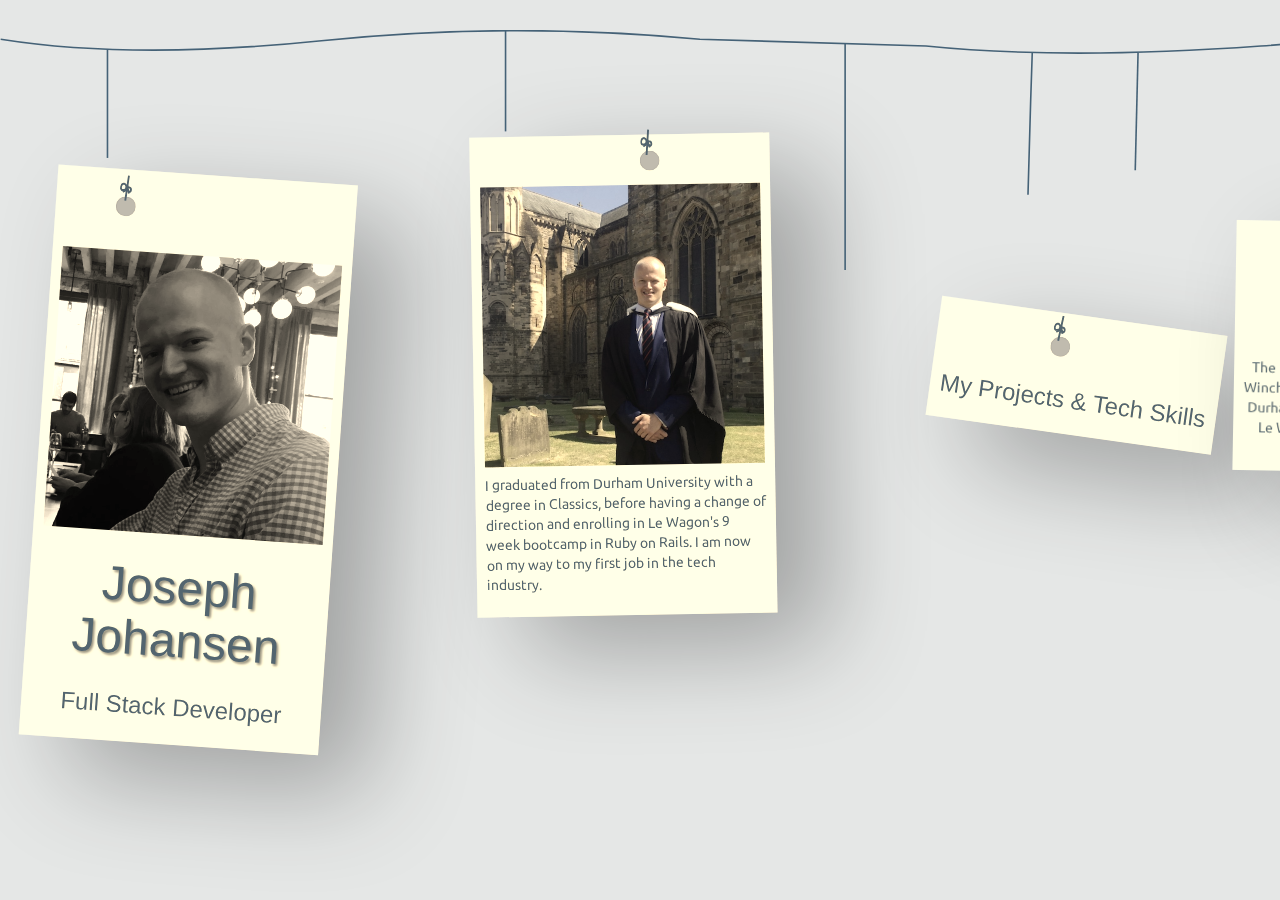
<file: index.html>
<html>
  <head>
    <title>Joseph Johansen</title>
    <link rel="icon" href="images/favicon.ico">
    <link rel="stylesheet" href="https://use.fontawesome.com/releases/v5.0.10/css/all.css">
    <link href="https://fonts.googleapis.com/css?family=Permanent+Marker|Ubuntu" rel="stylesheet">
    <meta property="og:title" content="Joseph Johansen | Full Stack Developer" />
    <link rel="stylesheet" href="https://maxcdn.bootstrapcdn.com/bootstrap/3.3.7/css/bootstrap.min.css">
    <link rel="stylesheet" href="css/style.css">
  </head>

  <body>
    <i class="fas fa-times" id="close"></i>
    <div class="page-content">
      <div class="line"><svg version="1.1" xmlns="http://www.w3.org/2000/svg" xmlns:xlink="http://www.w3.org/1999/xlink" preserveAspectRatio="xMidYMid meet" viewBox="-1 10.699571887313775 4965 375.5598805246805" width="250vw"><defs><path d="M4961 25C4792.89 32.78 4692.2 32.55 4658.93 24.33C4609.02 12 4039.14 27.49 3972.98 34.23C3850.46 46.7 2689.04 36.61 2520.29 25C2175.9 1.32 2259.86 13.6 1955.39 35.53C1752.41 50.15 1579.19 50.15 1435.74 35.53L1084.84 25C887.36 6.5 691.64 7.3 497.67 27.4C303.71 47.49 137.82 46.69 0 25" id="afv7sR0hW"></path><path d="M783.35 168.01L783.35 11.7" id="k5jAXd1ULG"></path><path d="M165.7 209.21L165.7 40.85" id="b1uMPSelsH"></path><path d="M1310.23 383.26L1310.23 31.66" id="bKS0TLUTh"></path><path d="M1593.96 266.48L1598.15 119.33L1600.6 45.49" id="a1446BQ6WF"></path><path d="M1760.38 228.18L1764.73 46.49" id="a3qGu2tf8C"></path><path d="M2742.91 193.5L2742.91 31.64" id="abst5QD1T"></path><path d="M3295.08 234.81L3295.08 39.18" id="a2yJLeQq2l"></path><path d="M3705.59 178.95L3705.59 39.18" id="bKGajnsUr"></path></defs><g><g><g><use xlink:href="#afv7sR0hW" opacity="1" fill-opacity="0" stroke="rgb(69, 98, 119)" stroke-width="2.5" stroke-opacity="1"></use></g></g><g><g><use xlink:href="#k5jAXd1ULG" opacity="1" fill-opacity="0" stroke="rgb(69, 98, 119)" stroke-width="2.5" stroke-opacity="1"></use></g></g><g><g><use xlink:href="#b1uMPSelsH" opacity="1" fill-opacity="0" stroke="rgb(69, 98, 119)" stroke-width="2.5" stroke-opacity="1"></use></g></g><g><g><use xlink:href="#bKS0TLUTh" opacity="1" fill-opacity="0" stroke="rgb(69, 98, 119)" stroke-width="2.5" stroke-opacity="1"></use></g></g><g><g><use xlink:href="#a1446BQ6WF" opacity="1" fill-opacity="0" stroke="rgb(69, 98, 119)" stroke-width="2.5" stroke-opacity="1"></use></g></g><g><g><use xlink:href="#a3qGu2tf8C" opacity="1" fill-opacity="0" stroke="rgb(69, 98, 119)" stroke-width="2.5" stroke-opacity="1"></use></g></g><g><g><use xlink:href="#abst5QD1T" opacity="1" fill-opacity="0" stroke="rgb(69, 98, 119)" stroke-width="2.5" stroke-opacity="1"></use></g></g><g><g><use xlink:href="#a2yJLeQq2l" opacity="1" fill-opacity="0" stroke="rgb(69, 98, 119)" stroke-width="2.5" stroke-opacity="1"></use></g></g><g><g><use xlink:href="#bKGajnsUr" opacity="1" fill-opacity="0" stroke="rgb(69, 98, 119)" stroke-width="2.5" stroke-opacity="1"></use></g></g></g></svg></div>
      <div class="cards">
        <div class="card text-center" id="bio">
          <div class="hole">
            <div class="knot">
              <!-- paste knot paths into string svg? -->
              <svg version="1.1" xmlns="http://www.w3.org/2000/svg" xmlns:xlink="http://www.w3.org/1999/xlink" preserveAspectRatio="xMidYMid meet" viewBox="10.749572955376378 16.10427606901733 17.25042704462362 36.89572393098266" width="13.25" height="32.9"><defs><path d="M18.59 50L19.95 32.55L21.14 17.1" id="c51HACO7K"></path><path d="M20.02 33.01L19.28 33.55L18.78 34.32L18.22 34.86L17.47 35.41L16.85 35.79L16.17 36.02L15.48 36.25L14.8 36.33L14.05 36.41L13.3 36.41L12.62 35.79L12.19 35.17L11.87 34.4L11.81 33.55L11.75 32.63L11.94 31.7L12.25 30.77L12.56 30L12.99 29.31L13.55 28.76L14.24 28.38L14.86 28.07L15.61 27.99L16.23 28.22L16.85 28.61L17.53 29.23L18.03 29.77L18.41 30.46L18.84 31.08L19.15 31.85L19.4 32.63" id="bnHYFuvBh"></path><path d="M19.96 33.09L20.33 33.86L20.77 34.79L21.21 35.64L21.58 36.41L22.14 37.18L22.7 37.72L23.32 38.03L24 38.11L24.5 37.57L24.88 36.8L25 35.95L25 35.1L24.88 34.25L24.5 33.47L24 32.93L23.38 32.55L22.7 32.47L21.95 32.39L21.14 32.32L20.46 32.24L19.84 32.47" id="igG2QkmtG"></path><path d="M20.58 31.47L19.9 31.47L19.28 31.7L18.84 32.32L18.72 33.24L18.9 34.02L19.46 34.48L20.15 34.63L20.52 33.94L20.58 33.09L20.27 32.32L19.59 32.16L19.15 32.78L19.71 33.24L20.27 32.78L20.52 32.01L20.33 31.24L19.65 31.16L19.15 31.7" id="h3r9z72dgQ"></path><path d="M19.27 34.36L18.4 35.76L17.43 37.17L16.02 37.93L14.51 38.9" id="f3EH7JRtom"></path><path d="M19.92 34.03L20.89 35.66L21.54 37.39L22.3 38.79L22.84 40.41" id="cnJLtt5T"></path></defs><g><g><g><use xlink:href="#c51HACO7K" opacity="1" fill-opacity="0" stroke="rgb(69, 98, 119)" stroke-width="2.5" stroke-opacity="1"></use></g></g><g><g><use xlink:href="#bnHYFuvBh" opacity="1" fill-opacity="0" stroke="rgb(69, 98, 119)" stroke-width="2.5" stroke-opacity="1"></use></g></g><g><g><use xlink:href="#igG2QkmtG" opacity="1" fill-opacity="0" stroke="rgb(69, 98, 119)" stroke-width="2.5" stroke-opacity="1"></use></g></g><g><g><use xlink:href="#h3r9z72dgQ" opacity="1" fill-opacity="0" stroke="rgb(69, 98, 119)" stroke-width="2.5" stroke-opacity="1"></use></g></g><g><g><use xlink:href="#f3EH7JRtom" opacity="1" fill-opacity="0" stroke="rgb(69, 98, 119)" stroke-width="2.5" stroke-opacity="1"></use></g></g><g><g><use xlink:href="#cnJLtt5T" opacity="1" fill-opacity="0" stroke="rgb(69, 98, 119)" stroke-width="2.5" stroke-opacity="1"></use></g></g></g></svg>
            </div>
          </div>
          <img src="images/bwc.jpg" alt="Black and white profile picture">
          <h1 class="text-center">Joseph Johansen</h1>
          <h2>Full Stack Developer</h2>
        </div>

        <div class="card" id='description'>
          <div class="hole">
            <div class="knot">
              <svg version="1.1" xmlns="http://www.w3.org/2000/svg" xmlns:xlink="http://www.w3.org/1999/xlink" preserveAspectRatio="xMidYMid meet" viewBox="10.749572955376378 16.10427606901733 17.25042704462362 36.89572393098266" width="13.25" height="32.9"><defs><path d="M18.59 50L19.95 32.55L21.14 17.1" id="c51HACO7K"></path><path d="M20.02 33.01L19.28 33.55L18.78 34.32L18.22 34.86L17.47 35.41L16.85 35.79L16.17 36.02L15.48 36.25L14.8 36.33L14.05 36.41L13.3 36.41L12.62 35.79L12.19 35.17L11.87 34.4L11.81 33.55L11.75 32.63L11.94 31.7L12.25 30.77L12.56 30L12.99 29.31L13.55 28.76L14.24 28.38L14.86 28.07L15.61 27.99L16.23 28.22L16.85 28.61L17.53 29.23L18.03 29.77L18.41 30.46L18.84 31.08L19.15 31.85L19.4 32.63" id="bnHYFuvBh"></path><path d="M19.96 33.09L20.33 33.86L20.77 34.79L21.21 35.64L21.58 36.41L22.14 37.18L22.7 37.72L23.32 38.03L24 38.11L24.5 37.57L24.88 36.8L25 35.95L25 35.1L24.88 34.25L24.5 33.47L24 32.93L23.38 32.55L22.7 32.47L21.95 32.39L21.14 32.32L20.46 32.24L19.84 32.47" id="igG2QkmtG"></path><path d="M20.58 31.47L19.9 31.47L19.28 31.7L18.84 32.32L18.72 33.24L18.9 34.02L19.46 34.48L20.15 34.63L20.52 33.94L20.58 33.09L20.27 32.32L19.59 32.16L19.15 32.78L19.71 33.24L20.27 32.78L20.52 32.01L20.33 31.24L19.65 31.16L19.15 31.7" id="h3r9z72dgQ"></path><path d="M19.27 34.36L18.4 35.76L17.43 37.17L16.02 37.93L14.51 38.9" id="f3EH7JRtom"></path><path d="M19.92 34.03L20.89 35.66L21.54 37.39L22.3 38.79L22.84 40.41" id="cnJLtt5T"></path></defs><g><g><g><use xlink:href="#c51HACO7K" opacity="1" fill-opacity="0" stroke="rgb(69, 98, 119)" stroke-width="2.5" stroke-opacity="1"></use></g></g><g><g><use xlink:href="#bnHYFuvBh" opacity="1" fill-opacity="0" stroke="rgb(69, 98, 119)" stroke-width="2.5" stroke-opacity="1"></use></g></g><g><g><use xlink:href="#igG2QkmtG" opacity="1" fill-opacity="0" stroke="rgb(69, 98, 119)" stroke-width="2.5" stroke-opacity="1"></use></g></g><g><g><use xlink:href="#h3r9z72dgQ" opacity="1" fill-opacity="0" stroke="rgb(69, 98, 119)" stroke-width="2.5" stroke-opacity="1"></use></g></g><g><g><use xlink:href="#f3EH7JRtom" opacity="1" fill-opacity="0" stroke="rgb(69, 98, 119)" stroke-width="2.5" stroke-opacity="1"></use></g></g><g><g><use xlink:href="#cnJLtt5T" opacity="1" fill-opacity="0" stroke="rgb(69, 98, 119)" stroke-width="2.5" stroke-opacity="1"></use></g></g></g></svg>
            </div>
          </div>
          <img src="images/profile.png" alt="Me at graduation">
          <p>I graduated from Durham University with a degree in Classics, before having a change of direction and enrolling in Le Wagon's 9 week bootcamp in Ruby on Rails. I am now on my way to my first job in the tech industry.
          </p>
        </div>

        <div class="card" id="tech">
          <div class="hole">
            <div class="knot">
              <svg version="1.1" xmlns="http://www.w3.org/2000/svg" xmlns:xlink="http://www.w3.org/1999/xlink" preserveAspectRatio="xMidYMid meet" viewBox="10.749572955376378 16.10427606901733 17.25042704462362 36.89572393098266" width="13.25" height="32.9"><defs><path d="M18.59 50L19.95 32.55L21.14 17.1" id="c51HACO7K"></path><path d="M20.02 33.01L19.28 33.55L18.78 34.32L18.22 34.86L17.47 35.41L16.85 35.79L16.17 36.02L15.48 36.25L14.8 36.33L14.05 36.41L13.3 36.41L12.62 35.79L12.19 35.17L11.87 34.4L11.81 33.55L11.75 32.63L11.94 31.7L12.25 30.77L12.56 30L12.99 29.31L13.55 28.76L14.24 28.38L14.86 28.07L15.61 27.99L16.23 28.22L16.85 28.61L17.53 29.23L18.03 29.77L18.41 30.46L18.84 31.08L19.15 31.85L19.4 32.63" id="bnHYFuvBh"></path><path d="M19.96 33.09L20.33 33.86L20.77 34.79L21.21 35.64L21.58 36.41L22.14 37.18L22.7 37.72L23.32 38.03L24 38.11L24.5 37.57L24.88 36.8L25 35.95L25 35.1L24.88 34.25L24.5 33.47L24 32.93L23.38 32.55L22.7 32.47L21.95 32.39L21.14 32.32L20.46 32.24L19.84 32.47" id="igG2QkmtG"></path><path d="M20.58 31.47L19.9 31.47L19.28 31.7L18.84 32.32L18.72 33.24L18.9 34.02L19.46 34.48L20.15 34.63L20.52 33.94L20.58 33.09L20.27 32.32L19.59 32.16L19.15 32.78L19.71 33.24L20.27 32.78L20.52 32.01L20.33 31.24L19.65 31.16L19.15 31.7" id="h3r9z72dgQ"></path><path d="M19.27 34.36L18.4 35.76L17.43 37.17L16.02 37.93L14.51 38.9" id="f3EH7JRtom"></path><path d="M19.92 34.03L20.89 35.66L21.54 37.39L22.3 38.79L22.84 40.41" id="cnJLtt5T"></path></defs><g><g><g><use xlink:href="#c51HACO7K" opacity="1" fill-opacity="0" stroke="rgb(69, 98, 119)" stroke-width="2.5" stroke-opacity="1"></use></g></g><g><g><use xlink:href="#bnHYFuvBh" opacity="1" fill-opacity="0" stroke="rgb(69, 98, 119)" stroke-width="2.5" stroke-opacity="1"></use></g></g><g><g><use xlink:href="#igG2QkmtG" opacity="1" fill-opacity="0" stroke="rgb(69, 98, 119)" stroke-width="2.5" stroke-opacity="1"></use></g></g><g><g><use xlink:href="#h3r9z72dgQ" opacity="1" fill-opacity="0" stroke="rgb(69, 98, 119)" stroke-width="2.5" stroke-opacity="1"></use></g></g><g><g><use xlink:href="#f3EH7JRtom" opacity="1" fill-opacity="0" stroke="rgb(69, 98, 119)" stroke-width="2.5" stroke-opacity="1"></use></g></g><g><g><use xlink:href="#cnJLtt5T" opacity="1" fill-opacity="0" stroke="rgb(69, 98, 119)" stroke-width="2.5" stroke-opacity="1"></use></g></g></g></svg>
            </div>
          </div>
          <a href=""><h3>My Projects & Tech Skills</h3></a>
        </div>
        <div class="card" id="education">
          <div class="hole">
            <div class="knot">
              <svg version="1.1" xmlns="http://www.w3.org/2000/svg" xmlns:xlink="http://www.w3.org/1999/xlink" preserveAspectRatio="xMidYMid meet" viewBox="10.749572955376378 16.10427606901733 17.25042704462362 36.89572393098266" width="13.25" height="32.9"><defs><path d="M18.59 50L19.95 32.55L21.14 17.1" id="c51HACO7K"></path><path d="M20.02 33.01L19.28 33.55L18.78 34.32L18.22 34.86L17.47 35.41L16.85 35.79L16.17 36.02L15.48 36.25L14.8 36.33L14.05 36.41L13.3 36.41L12.62 35.79L12.19 35.17L11.87 34.4L11.81 33.55L11.75 32.63L11.94 31.7L12.25 30.77L12.56 30L12.99 29.31L13.55 28.76L14.24 28.38L14.86 28.07L15.61 27.99L16.23 28.22L16.85 28.61L17.53 29.23L18.03 29.77L18.41 30.46L18.84 31.08L19.15 31.85L19.4 32.63" id="bnHYFuvBh"></path><path d="M19.96 33.09L20.33 33.86L20.77 34.79L21.21 35.64L21.58 36.41L22.14 37.18L22.7 37.72L23.32 38.03L24 38.11L24.5 37.57L24.88 36.8L25 35.95L25 35.1L24.88 34.25L24.5 33.47L24 32.93L23.38 32.55L22.7 32.47L21.95 32.39L21.14 32.32L20.46 32.24L19.84 32.47" id="igG2QkmtG"></path><path d="M20.58 31.47L19.9 31.47L19.28 31.7L18.84 32.32L18.72 33.24L18.9 34.02L19.46 34.48L20.15 34.63L20.52 33.94L20.58 33.09L20.27 32.32L19.59 32.16L19.15 32.78L19.71 33.24L20.27 32.78L20.52 32.01L20.33 31.24L19.65 31.16L19.15 31.7" id="h3r9z72dgQ"></path><path d="M19.27 34.36L18.4 35.76L17.43 37.17L16.02 37.93L14.51 38.9" id="f3EH7JRtom"></path><path d="M19.92 34.03L20.89 35.66L21.54 37.39L22.3 38.79L22.84 40.41" id="cnJLtt5T"></path></defs><g><g><g><use xlink:href="#c51HACO7K" opacity="1" fill-opacity="0" stroke="rgb(69, 98, 119)" stroke-width="2.5" stroke-opacity="1"></use></g></g><g><g><use xlink:href="#bnHYFuvBh" opacity="1" fill-opacity="0" stroke="rgb(69, 98, 119)" stroke-width="2.5" stroke-opacity="1"></use></g></g><g><g><use xlink:href="#igG2QkmtG" opacity="1" fill-opacity="0" stroke="rgb(69, 98, 119)" stroke-width="2.5" stroke-opacity="1"></use></g></g><g><g><use xlink:href="#h3r9z72dgQ" opacity="1" fill-opacity="0" stroke="rgb(69, 98, 119)" stroke-width="2.5" stroke-opacity="1"></use></g></g><g><g><use xlink:href="#f3EH7JRtom" opacity="1" fill-opacity="0" stroke="rgb(69, 98, 119)" stroke-width="2.5" stroke-opacity="1"></use></g></g><g><g><use xlink:href="#cnJLtt5T" opacity="1" fill-opacity="0" stroke="rgb(69, 98, 119)" stroke-width="2.5" stroke-opacity="1"></use></g></g></g></svg>
            </div>
          </div>
          <h3>Education</h3>
          <ul class="text-center">
            <li>The Dragon School 2004-9</li>

            <li>Winchester College 2009-14</li>
            <li>Durham University 2015-18</li>
            <li>Le Wagon Autumn 2018</li>
          </ul>
        </div>

        <div id="my-photos" class="card">
          <div class="flex-area">
            <div class="hole">
            <div class="knot">
              <svg version="1.1" xmlns="http://www.w3.org/2000/svg" xmlns:xlink="http://www.w3.org/1999/xlink" preserveAspectRatio="xMidYMid meet" viewBox="10.749572955376378 16.10427606901733 17.25042704462362 36.89572393098266" width="13.25" height="32.9"><defs><path d="M18.59 50L19.95 32.55L21.14 17.1" id="c51HACO7K"></path><path d="M20.02 33.01L19.28 33.55L18.78 34.32L18.22 34.86L17.47 35.41L16.85 35.79L16.17 36.02L15.48 36.25L14.8 36.33L14.05 36.41L13.3 36.41L12.62 35.79L12.19 35.17L11.87 34.4L11.81 33.55L11.75 32.63L11.94 31.7L12.25 30.77L12.56 30L12.99 29.31L13.55 28.76L14.24 28.38L14.86 28.07L15.61 27.99L16.23 28.22L16.85 28.61L17.53 29.23L18.03 29.77L18.41 30.46L18.84 31.08L19.15 31.85L19.4 32.63" id="bnHYFuvBh"></path><path d="M19.96 33.09L20.33 33.86L20.77 34.79L21.21 35.64L21.58 36.41L22.14 37.18L22.7 37.72L23.32 38.03L24 38.11L24.5 37.57L24.88 36.8L25 35.95L25 35.1L24.88 34.25L24.5 33.47L24 32.93L23.38 32.55L22.7 32.47L21.95 32.39L21.14 32.32L20.46 32.24L19.84 32.47" id="igG2QkmtG"></path><path d="M20.58 31.47L19.9 31.47L19.28 31.7L18.84 32.32L18.72 33.24L18.9 34.02L19.46 34.48L20.15 34.63L20.52 33.94L20.58 33.09L20.27 32.32L19.59 32.16L19.15 32.78L19.71 33.24L20.27 32.78L20.52 32.01L20.33 31.24L19.65 31.16L19.15 31.7" id="h3r9z72dgQ"></path><path d="M19.27 34.36L18.4 35.76L17.43 37.17L16.02 37.93L14.51 38.9" id="f3EH7JRtom"></path><path d="M19.92 34.03L20.89 35.66L21.54 37.39L22.3 38.79L22.84 40.41" id="cnJLtt5T"></path></defs><g><g><g><use xlink:href="#c51HACO7K" opacity="1" fill-opacity="0" stroke="rgb(69, 98, 119)" stroke-width="2.5" stroke-opacity="1"></use></g></g><g><g><use xlink:href="#bnHYFuvBh" opacity="1" fill-opacity="0" stroke="rgb(69, 98, 119)" stroke-width="2.5" stroke-opacity="1"></use></g></g><g><g><use xlink:href="#igG2QkmtG" opacity="1" fill-opacity="0" stroke="rgb(69, 98, 119)" stroke-width="2.5" stroke-opacity="1"></use></g></g><g><g><use xlink:href="#h3r9z72dgQ" opacity="1" fill-opacity="0" stroke="rgb(69, 98, 119)" stroke-width="2.5" stroke-opacity="1"></use></g></g><g><g><use xlink:href="#f3EH7JRtom" opacity="1" fill-opacity="0" stroke="rgb(69, 98, 119)" stroke-width="2.5" stroke-opacity="1"></use></g></g><g><g><use xlink:href="#cnJLtt5T" opacity="1" fill-opacity="0" stroke="rgb(69, 98, 119)" stroke-width="2.5" stroke-opacity="1"></use></g></g></g></svg>
            </div>
          </div>
            <div class="hole">
            <div class="knot">
              <svg version="1.1" xmlns="http://www.w3.org/2000/svg" xmlns:xlink="http://www.w3.org/1999/xlink" preserveAspectRatio="xMidYMid meet" viewBox="10.749572955376378 16.10427606901733 17.25042704462362 36.89572393098266" width="13.25" height="32.9"><defs><path d="M18.59 50L19.95 32.55L21.14 17.1" id="c51HACO7K"></path><path d="M20.02 33.01L19.28 33.55L18.78 34.32L18.22 34.86L17.47 35.41L16.85 35.79L16.17 36.02L15.48 36.25L14.8 36.33L14.05 36.41L13.3 36.41L12.62 35.79L12.19 35.17L11.87 34.4L11.81 33.55L11.75 32.63L11.94 31.7L12.25 30.77L12.56 30L12.99 29.31L13.55 28.76L14.24 28.38L14.86 28.07L15.61 27.99L16.23 28.22L16.85 28.61L17.53 29.23L18.03 29.77L18.41 30.46L18.84 31.08L19.15 31.85L19.4 32.63" id="bnHYFuvBh"></path><path d="M19.96 33.09L20.33 33.86L20.77 34.79L21.21 35.64L21.58 36.41L22.14 37.18L22.7 37.72L23.32 38.03L24 38.11L24.5 37.57L24.88 36.8L25 35.95L25 35.1L24.88 34.25L24.5 33.47L24 32.93L23.38 32.55L22.7 32.47L21.95 32.39L21.14 32.32L20.46 32.24L19.84 32.47" id="igG2QkmtG"></path><path d="M20.58 31.47L19.9 31.47L19.28 31.7L18.84 32.32L18.72 33.24L18.9 34.02L19.46 34.48L20.15 34.63L20.52 33.94L20.58 33.09L20.27 32.32L19.59 32.16L19.15 32.78L19.71 33.24L20.27 32.78L20.52 32.01L20.33 31.24L19.65 31.16L19.15 31.7" id="h3r9z72dgQ"></path><path d="M19.27 34.36L18.4 35.76L17.43 37.17L16.02 37.93L14.51 38.9" id="f3EH7JRtom"></path><path d="M19.92 34.03L20.89 35.66L21.54 37.39L22.3 38.79L22.84 40.41" id="cnJLtt5T"></path></defs><g><g><g><use xlink:href="#c51HACO7K" opacity="1" fill-opacity="0" stroke="rgb(69, 98, 119)" stroke-width="2.5" stroke-opacity="1"></use></g></g><g><g><use xlink:href="#bnHYFuvBh" opacity="1" fill-opacity="0" stroke="rgb(69, 98, 119)" stroke-width="2.5" stroke-opacity="1"></use></g></g><g><g><use xlink:href="#igG2QkmtG" opacity="1" fill-opacity="0" stroke="rgb(69, 98, 119)" stroke-width="2.5" stroke-opacity="1"></use></g></g><g><g><use xlink:href="#h3r9z72dgQ" opacity="1" fill-opacity="0" stroke="rgb(69, 98, 119)" stroke-width="2.5" stroke-opacity="1"></use></g></g><g><g><use xlink:href="#f3EH7JRtom" opacity="1" fill-opacity="0" stroke="rgb(69, 98, 119)" stroke-width="2.5" stroke-opacity="1"></use></g></g><g><g><use xlink:href="#cnJLtt5T" opacity="1" fill-opacity="0" stroke="rgb(69, 98, 119)" stroke-width="2.5" stroke-opacity="1"></use></g></g></g></svg>
            </div>
          </div>
          </div>
          <div id="main-carousel" class="carousel slide" data-ride="carousel" data-interval="3000">
            <!-- Wrapper for slides -->
            <div class="carousel-inner">
              <div class="item active">
                <div class="inner-wrapper" style="background-image: url(images/dogs.jpg);">
                </div>
              </div>

              <div class="item">
                <div class="inner-wrapper" style="background-image: url(images/kazbegi-flower.jpg);">
                </div>
              </div>

              <div class="item">
                <div class="inner-wrapper" style="background-image: url(images/drone.jpg);">
                </div>
              </div>

              <div class="item">
                <div class="inner-wrapper" style="background-image: url(images/iran.jpg);">
                </div>
              </div>

              <div class="item">
                <div class="inner-wrapper" style="background-image: url(images/bee.jpg);">
                </div>
              </div>

              <div class="item">
                <div class="inner-wrapper" style="background-image: url(images/hibiscus.jpg);">
                </div>
              </div>

              <div class="item">
                <div class="inner-wrapper" style="background-image: url(images/portaits.JPG);">
                </div>
              </div>
              <div class="item">
                <div class="inner-wrapper" style="background-image: url(images/sport.JPG);">
                </div>
              </div>
              <div class="item">
                <div class="inner-wrapper" style="background-image: url(images/drone2.jpg);">
                </div>
              </div>
            </div>

            <!-- Left and right controls -->
            <a class="left carousel-control" href="#myCarousel" data-slide="prev">
              <span class="glyphicon glyphicon-chevron-left"></span>
              <span class="sr-only">Previous</span>
            </a>
            <a class="right carousel-control" href="#myCarousel" data-slide="next">
              <span class="glyphicon glyphicon-chevron-right"></span>
              <span class="sr-only">Next</span>
            </a>
          </div>
          <h3 class="text-center">My photography</h3>
        </div>
        <div class="card" id="my-other-hobbies">
          <div class="hole">
            <div class="knot">
              <svg version="1.1" xmlns="http://www.w3.org/2000/svg" xmlns:xlink="http://www.w3.org/1999/xlink" preserveAspectRatio="xMidYMid meet" viewBox="10.749572955376378 16.10427606901733 17.25042704462362 36.89572393098266" width="13.25" height="32.9"><defs><path d="M18.59 50L19.95 32.55L21.14 17.1" id="c51HACO7K"></path><path d="M20.02 33.01L19.28 33.55L18.78 34.32L18.22 34.86L17.47 35.41L16.85 35.79L16.17 36.02L15.48 36.25L14.8 36.33L14.05 36.41L13.3 36.41L12.62 35.79L12.19 35.17L11.87 34.4L11.81 33.55L11.75 32.63L11.94 31.7L12.25 30.77L12.56 30L12.99 29.31L13.55 28.76L14.24 28.38L14.86 28.07L15.61 27.99L16.23 28.22L16.85 28.61L17.53 29.23L18.03 29.77L18.41 30.46L18.84 31.08L19.15 31.85L19.4 32.63" id="bnHYFuvBh"></path><path d="M19.96 33.09L20.33 33.86L20.77 34.79L21.21 35.64L21.58 36.41L22.14 37.18L22.7 37.72L23.32 38.03L24 38.11L24.5 37.57L24.88 36.8L25 35.95L25 35.1L24.88 34.25L24.5 33.47L24 32.93L23.38 32.55L22.7 32.47L21.95 32.39L21.14 32.32L20.46 32.24L19.84 32.47" id="igG2QkmtG"></path><path d="M20.58 31.47L19.9 31.47L19.28 31.7L18.84 32.32L18.72 33.24L18.9 34.02L19.46 34.48L20.15 34.63L20.52 33.94L20.58 33.09L20.27 32.32L19.59 32.16L19.15 32.78L19.71 33.24L20.27 32.78L20.52 32.01L20.33 31.24L19.65 31.16L19.15 31.7" id="h3r9z72dgQ"></path><path d="M19.27 34.36L18.4 35.76L17.43 37.17L16.02 37.93L14.51 38.9" id="f3EH7JRtom"></path><path d="M19.92 34.03L20.89 35.66L21.54 37.39L22.3 38.79L22.84 40.41" id="cnJLtt5T"></path></defs><g><g><g><use xlink:href="#c51HACO7K" opacity="1" fill-opacity="0" stroke="rgb(69, 98, 119)" stroke-width="2.5" stroke-opacity="1"></use></g></g><g><g><use xlink:href="#bnHYFuvBh" opacity="1" fill-opacity="0" stroke="rgb(69, 98, 119)" stroke-width="2.5" stroke-opacity="1"></use></g></g><g><g><use xlink:href="#igG2QkmtG" opacity="1" fill-opacity="0" stroke="rgb(69, 98, 119)" stroke-width="2.5" stroke-opacity="1"></use></g></g><g><g><use xlink:href="#h3r9z72dgQ" opacity="1" fill-opacity="0" stroke="rgb(69, 98, 119)" stroke-width="2.5" stroke-opacity="1"></use></g></g><g><g><use xlink:href="#f3EH7JRtom" opacity="1" fill-opacity="0" stroke="rgb(69, 98, 119)" stroke-width="2.5" stroke-opacity="1"></use></g></g><g><g><use xlink:href="#cnJLtt5T" opacity="1" fill-opacity="0" stroke="rgb(69, 98, 119)" stroke-width="2.5" stroke-opacity="1"></use></g></g></g></svg>
            </div>
          </div>
          <h3>Other Hobbies</h3>
        </div>
        <div id='get-in-touch' class="card">
          <div class="hole">
            <div class="knot">
              <svg version="1.1" xmlns="http://www.w3.org/2000/svg" xmlns:xlink="http://www.w3.org/1999/xlink" preserveAspectRatio="xMidYMid meet" viewBox="10.749572955376378 16.10427606901733 17.25042704462362 36.89572393098266" width="13.25" height="32.9"><defs><path d="M18.59 50L19.95 32.55L21.14 17.1" id="c51HACO7K"></path><path d="M20.02 33.01L19.28 33.55L18.78 34.32L18.22 34.86L17.47 35.41L16.85 35.79L16.17 36.02L15.48 36.25L14.8 36.33L14.05 36.41L13.3 36.41L12.62 35.79L12.19 35.17L11.87 34.4L11.81 33.55L11.75 32.63L11.94 31.7L12.25 30.77L12.56 30L12.99 29.31L13.55 28.76L14.24 28.38L14.86 28.07L15.61 27.99L16.23 28.22L16.85 28.61L17.53 29.23L18.03 29.77L18.41 30.46L18.84 31.08L19.15 31.85L19.4 32.63" id="bnHYFuvBh"></path><path d="M19.96 33.09L20.33 33.86L20.77 34.79L21.21 35.64L21.58 36.41L22.14 37.18L22.7 37.72L23.32 38.03L24 38.11L24.5 37.57L24.88 36.8L25 35.95L25 35.1L24.88 34.25L24.5 33.47L24 32.93L23.38 32.55L22.7 32.47L21.95 32.39L21.14 32.32L20.46 32.24L19.84 32.47" id="igG2QkmtG"></path><path d="M20.58 31.47L19.9 31.47L19.28 31.7L18.84 32.32L18.72 33.24L18.9 34.02L19.46 34.48L20.15 34.63L20.52 33.94L20.58 33.09L20.27 32.32L19.59 32.16L19.15 32.78L19.71 33.24L20.27 32.78L20.52 32.01L20.33 31.24L19.65 31.16L19.15 31.7" id="h3r9z72dgQ"></path><path d="M19.27 34.36L18.4 35.76L17.43 37.17L16.02 37.93L14.51 38.9" id="f3EH7JRtom"></path><path d="M19.92 34.03L20.89 35.66L21.54 37.39L22.3 38.79L22.84 40.41" id="cnJLtt5T"></path></defs><g><g><g><use xlink:href="#c51HACO7K" opacity="1" fill-opacity="0" stroke="rgb(69, 98, 119)" stroke-width="2.5" stroke-opacity="1"></use></g></g><g><g><use xlink:href="#bnHYFuvBh" opacity="1" fill-opacity="0" stroke="rgb(69, 98, 119)" stroke-width="2.5" stroke-opacity="1"></use></g></g><g><g><use xlink:href="#igG2QkmtG" opacity="1" fill-opacity="0" stroke="rgb(69, 98, 119)" stroke-width="2.5" stroke-opacity="1"></use></g></g><g><g><use xlink:href="#h3r9z72dgQ" opacity="1" fill-opacity="0" stroke="rgb(69, 98, 119)" stroke-width="2.5" stroke-opacity="1"></use></g></g><g><g><use xlink:href="#f3EH7JRtom" opacity="1" fill-opacity="0" stroke="rgb(69, 98, 119)" stroke-width="2.5" stroke-opacity="1"></use></g></g><g><g><use xlink:href="#cnJLtt5T" opacity="1" fill-opacity="0" stroke="rgb(69, 98, 119)" stroke-width="2.5" stroke-opacity="1"></use></g></g></g></svg>
            </div>
          </div>
          <h3>Get in Touch</h3>
          <ul class="socials">
            <li><a href="https://github.com/johansenja"><i class="fab fa-github"></i></a></li>
            <li><a href="https://www.instagram.com/j_jhnsn/"><i class="fab fa-instagram"></i></a></li>
            <li><a href="https://www.linkedin.com/in/joseph-johansen-543537154/"><i class="fab fa-linkedin"></i></a></li>
          </ul>
        </div>
      </div>
    </div>

    <!-- <div class="footer">
      <ul class="list-inline">
        <li><a href="https://github.com/johansenja"><i class="fab fa-github"></i></a></li>
        <li><a href="https://www.instagram.com/j_jhnsn/"><i class="fab fa-instagram"></i></a></li>
        <li><a href="https://www.linkedin.com/in/joseph-johansen-543537154/"><i class="fab fa-linkedin"></i></a></li>
      </ul>
    </div> -->
  </body>
  <script src='js/carousel.js'></script>
  <script src='js/newpage.js'></script>
  <script src="https://ajax.googleapis.com/ajax/libs/jquery/3.3.1/jquery.min.js"></script>
  <script src="js/jquery.mousewheel.min.js"></script>
  <script src='js/scroll.js'></script>
  <script src="https://maxcdn.bootstrapcdn.com/bootstrap/3.3.7/js/bootstrap.min.js"></script>
</html>
</file>
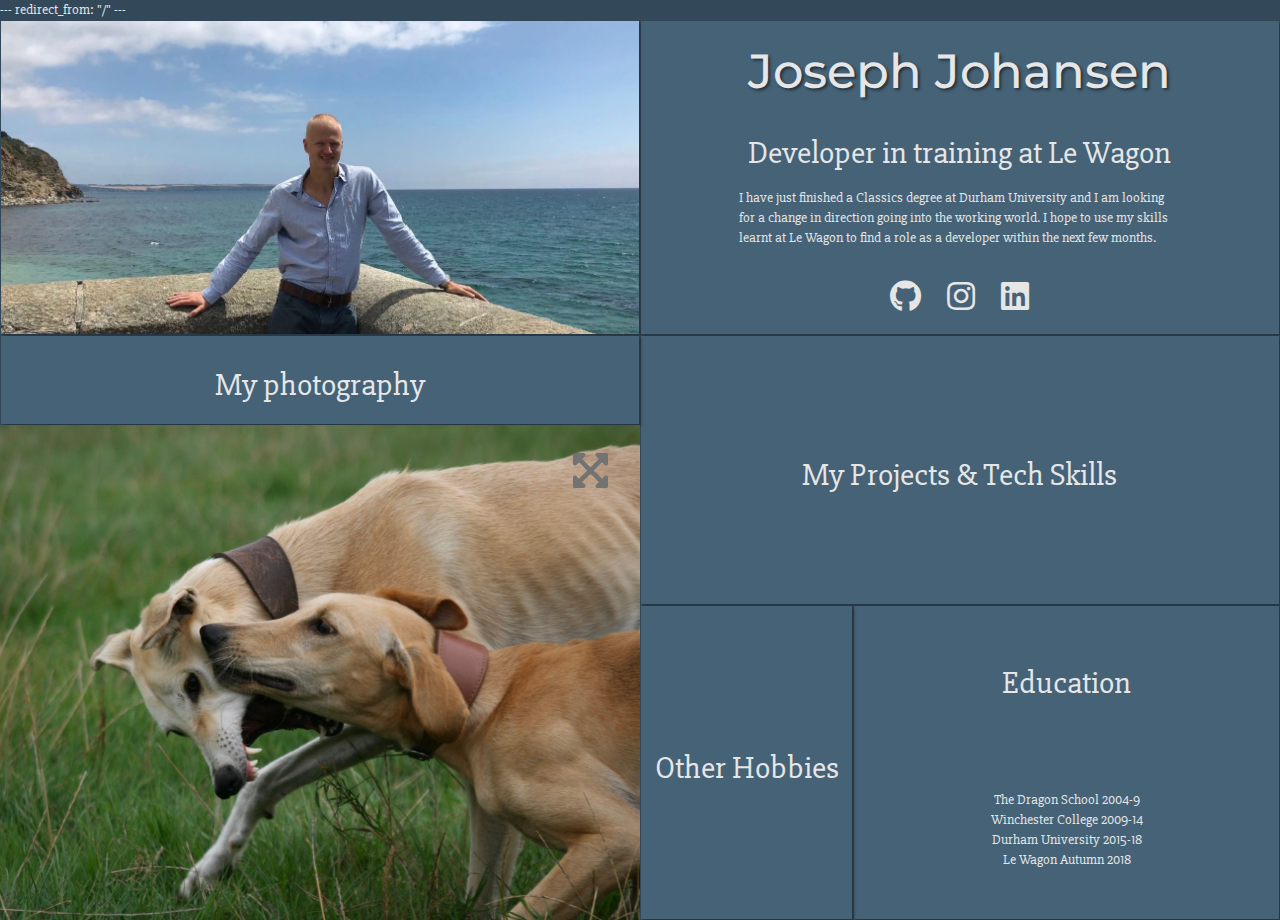
<file: n/index.html>
---
redirect_from: "/"
---
<html>
  <head>
    <title>Joseph Johansen</title>
    <link rel="icon" href="images/favicon.ico">
    <link rel="stylesheet" href="https://use.fontawesome.com/releases/v5.0.10/css/all.css">
    <link href="https://fonts.googleapis.com/css?family=Montserrat|Slabo+27px" rel="stylesheet">
    <meta property="og:title" content="Joseph Johansen | Ruby on Rails developer" />
    <link rel="stylesheet" href="https://maxcdn.bootstrapcdn.com/bootstrap/3.3.7/css/bootstrap.min.css">
    <link rel="stylesheet" href="css/style.css">
  </head>

  <body>
    <div id="under-construction">
      <p>Under Construction</p>
    </div>
    <i class="fas fa-times" id="close"></i>
    <div class="page-content">
      <div class="cards">

        <div class="card" id="profile-header" style="background-image: /*linear-gradient(0deg, rgba(20,20,20,0.8) 0%, rgba(0,0,0,0.1) 50%),*/ url(images/harbour.jpg); background-position: center;">
        </div>

        <div class="card" id="bio">
          <img src="images/harbour.jpg" alt="" class="avatar">
          <h1>Joseph Johansen</h1>
          <h2>Developer in training at Le Wagon</h2>
          <p>I have just finished a Classics degree at Durham University and I am looking for a change in direction going into the working world. I hope to use my skills learnt at Le Wagon to find a role as a developer within the next few months.
          </p>
          <ul class="socials">
            <li><a href="https://github.com/johansenja"><i class="fab fa-github"></i></a></li>
            <li><a href="https://www.instagram.com/j_jhnsn/"><i class="fab fa-instagram"></i></a></li>
            <li><a href="https://www.linkedin.com/in/joseph-johansen-543537154/"><i class="fab fa-linkedin"></i></a></li>
          </ul>
        </div>

        <div class="card" id="tech">
          <a href=""><h2>My Projects & Tech Skills</h2></a>
        </div>
        <div class="card" id="education">
          <h2>Education</h2>
          <ul class="text-center">
            <li>The Dragon School 2004-9</li>

            <li>Winchester College 2009-14</li>
            <li>Durham University 2015-18</li>
            <li>Le Wagon Autumn 2018</li>
          </ul>
        </div>

        <div class="card" id="my-photography-title">
          <h2>My photography</h2>
        </div>
        <div id="my-photos">
          <div id="main-carousel" class="carousel slide" data-ride="carousel" data-interval="5000">
            <!-- Wrapper for slides -->
            <div class="carousel-inner">
              <div class="item active">
                <div class="inner-wrapper" style="background-image: url(images/dogs.jpg);">
                </div>
              </div>

              <div class="item">
                <div class="inner-wrapper" style="background-image: url(images/kazbegi-flower.jpg);">
                </div>
              </div>

              <div class="item">
                <div class="inner-wrapper" style="background-image: url(images/drone.jpg);">
                </div>
              </div>

              <div class="item">
                <div class="inner-wrapper" style="background-image: url(images/iran.jpg);">
                </div>
              </div>

              <div class="item">
                <div class="inner-wrapper" style="background-image: url(images/bee.jpg);">
                </div>
              </div>

              <div class="item">
                <div class="inner-wrapper" style="background-image: url(images/hibiscus.jpg);">
                </div>
              </div>

              <div class="item">
                <div class="inner-wrapper" style="background-image: url(images/portaits.JPG);">
                </div>
              </div>
              <div class="item">
                <div class="inner-wrapper" style="background-image: url(images/sport.JPG);">
                </div>
              </div>
              <div class="item">
                <div class="inner-wrapper" style="background-image: url(images/drone2.jpg);">
                </div>
              </div>
            </div>

            <!-- Left and right controls -->
            <a class="left carousel-control" href="#myCarousel" data-slide="prev">
              <span class="glyphicon glyphicon-chevron-left"></span>
              <span class="sr-only">Previous</span>
            </a>
            <a class="right carousel-control" href="#myCarousel" data-slide="next">
              <span class="glyphicon glyphicon-chevron-right"></span>
              <span class="sr-only">Next</span>
            </a>
          </div>
        </div>
        <div class="card" id="my-other-hobbies">
          <h2>Other Hobbies</h2>
        </div>
      </div>
    </div>
    <!-- <div class="outside">
      <p>Under Construction</p>
    </div>
 -->    <div class="footer">
      <ul class="list-inline">
        <li><a href="https://github.com/johansenja"><i class="fab fa-github"></i></a></li>
        <li><a href="https://www.instagram.com/j_jhnsn/"><i class="fab fa-instagram"></i></a></li>
        <li><a href="https://www.linkedin.com/in/joseph-johansen-543537154/"><i class="fab fa-linkedin"></i></a></li>
      </ul>
    </div>
  </body>
  <script src='js/carousel.js'></script>
  <script src='js/newpage.js'></script>
  <script src="https://ajax.googleapis.com/ajax/libs/jquery/3.3.1/jquery.min.js"></script>
  <script src="https://maxcdn.bootstrapcdn.com/bootstrap/3.3.7/js/bootstrap.min.js"></script>
</html>
</file>
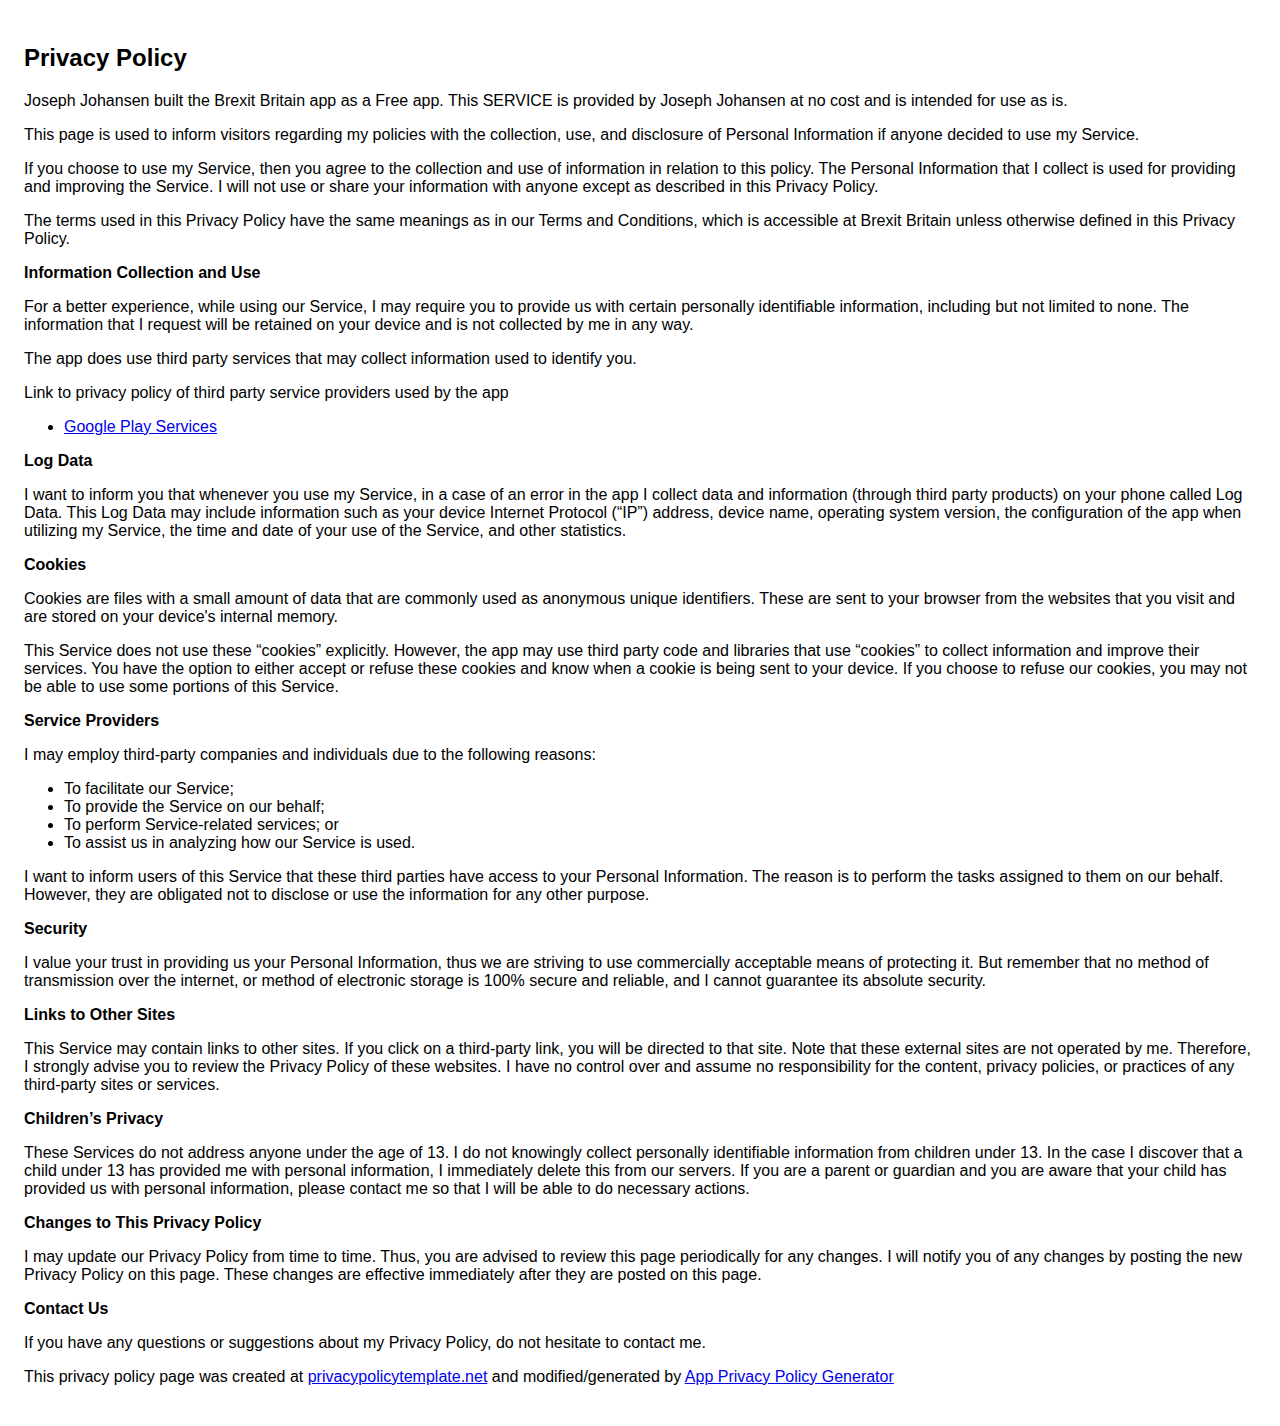
<file: n/brexit/privacy.html>
<!DOCTYPE html>
    <html>
    <head>
      <meta charset='utf-8'>
      <meta name='viewport' content='width=device-width'>
      <title>Privacy Policy</title>
      <style> body { font-family: 'Helvetica Neue', Helvetica, Arial, sans-serif; padding:1em; } </style>
    </head>
    <body>
    <h2>Privacy Policy</h2> <p> Joseph Johansen built the Brexit Britain app as a Free app. This SERVICE is provided by
                    Joseph Johansen at no cost and is intended for use as is.
                  </p> <p>This page is used to inform visitors regarding my policies with the collection, use, and disclosure
                    of Personal Information if anyone decided to use my Service.
                  </p> <p>If you choose to use my Service, then you agree to the collection and use of information in
                    relation to this policy. The Personal Information that I collect is used for providing and improving
                    the Service. I will not use or share your information with anyone except as described
                    in this Privacy Policy.
                  </p> <p>The terms used in this Privacy Policy have the same meanings as in our Terms and Conditions, which is
                    accessible at Brexit Britain unless otherwise defined in this Privacy Policy.
                  </p> <p><strong>Information Collection and Use</strong></p> <p>For a better experience, while using our Service, I may require you to provide us with certain
                    personally identifiable information, including but not limited to none. The information that I request will be retained on your device and is not collected by me in any way.
                  </p> <p>The app does use third party services that may collect information used to identify you.</p> <div><p>Link to privacy policy of third party service providers used by the app</p> <ul><li><a href="https://www.google.com/policies/privacy/" target="_blank">Google Play Services</a></li><!----><!----><!----><!----><!----><!----><!----></ul></div> <p><strong>Log Data</strong></p> <p> I want to inform you that whenever you use my Service, in a case of
                    an error in the app I collect data and information (through third party products) on your phone
                    called Log Data. This Log Data may include information such as your device Internet Protocol (“IP”) address,
                    device name, operating system version, the configuration of the app when utilizing my Service,
                    the time and date of your use of the Service, and other statistics.
                  </p> <p><strong>Cookies</strong></p> <p>Cookies are files with a small amount of data that are commonly used as anonymous unique identifiers.
                    These are sent to your browser from the websites that you visit and are stored on your device's internal
                    memory.
                  </p> <p>This Service does not use these “cookies” explicitly. However, the app may use third party code and
                    libraries that use “cookies” to collect information and improve their services. You have the option to
                    either accept or refuse these cookies and know when a cookie is being sent to your device. If you choose
                    to refuse our cookies, you may not be able to use some portions of this Service.
                  </p> <p><strong>Service Providers</strong></p> <p> I may employ third-party companies and individuals due to the following reasons:</p> <ul><li>To facilitate our Service;</li> <li>To provide the Service on our behalf;</li> <li>To perform Service-related services; or</li> <li>To assist us in analyzing how our Service is used.</li></ul> <p> I want to inform users of this Service that these third parties have access to
                    your Personal Information. The reason is to perform the tasks assigned to them on our behalf. However,
                    they are obligated not to disclose or use the information for any other purpose.
                  </p> <p><strong>Security</strong></p> <p> I value your trust in providing us your Personal Information, thus we are striving
                    to use commercially acceptable means of protecting it. But remember that no method of transmission over
                    the internet, or method of electronic storage is 100% secure and reliable, and I cannot guarantee
                    its absolute security.
                  </p> <p><strong>Links to Other Sites</strong></p> <p>This Service may contain links to other sites. If you click on a third-party link, you will be directed
                    to that site. Note that these external sites are not operated by me. Therefore, I strongly
                    advise you to review the Privacy Policy of these websites. I have no control over
                    and assume no responsibility for the content, privacy policies, or practices of any third-party sites
                    or services.
                  </p> <p><strong>Children’s Privacy</strong></p> <p>These Services do not address anyone under the age of 13. I do not knowingly collect
                    personally identifiable information from children under 13. In the case I discover that a child
                    under 13 has provided me with personal information, I immediately delete this from
                    our servers. If you are a parent or guardian and you are aware that your child has provided us with personal
                    information, please contact me so that I will be able to do necessary actions.
                  </p> <p><strong>Changes to This Privacy Policy</strong></p> <p> I may update our Privacy Policy from time to time. Thus, you are advised to review
                    this page periodically for any changes. I will notify you of any changes by posting
                    the new Privacy Policy on this page. These changes are effective immediately after they are posted on
                    this page.
                  </p> <p><strong>Contact Us</strong></p> <p>If you have any questions or suggestions about my Privacy Policy, do not hesitate to contact
                    me.
                  </p> <p>This privacy policy page was created at <a href="https://privacypolicytemplate.net" target="_blank">privacypolicytemplate.net</a>
                    and modified/generated by <a href="https://app-privacy-policy-generator.firebaseapp.com/" target="_blank">App
                      Privacy Policy Generator</a></p>
    </body>
    </html>
</file>
<file: css/style.css>
@import url("components/avatar.css");
@import url("components/card.css");
@import url("components/carousel.css");
@import url("components/footer.css");
@import url("layouts/main-grid.css");
@import url("layouts/extra-grid.css");

body {
  margin: 0;
  font-family: 'Ubuntu', sans-serif;
  color: #E5E7E6;
  background-color: #E5E7E6;
  /*background-color: green;*/
  overflow-y: hidden;
  overflow-x: scroll;
}

h1 {
  font-size: 48px;
  margin-top:10px;
  text-shadow: 2px 2px 3px rgba(0,0,0,0.5);
  font-family: 'Permanent Marker', sans-serif;
}

h2, h3 {
  font-size: 24px;
  font-family: 'Permanent Marker', sans-serif;
}

ul {
  padding-left: 0;
}

a {
  text-decoration: none !important;
  color: inherit;
}

a:hover {
  color: #f7c009;
}

.flex-area {
  display: flex;
  justify-content: space-between;
  width: 100%
}

@media (max-width: 960px), (max-height: 750px) {
  h1 {
    font-size: 30px;
    margin-bottom: 3px;
  }

  h2 {
    font-size: 24px !important;
  }

  .footer {
    display: flex;
  }

  #bio p {
    margin-top: 5px;
  }

  .socials {
    margin-top: 0px !important;
    display: none;
  }
}

@media (min-width: 1800px) {
  h2 { font-size: 40px }
  p { font-size: 24px; }
}


/*Styles for fullscreen photos*/

.nocards {
  display: none !important;
  transition: 0.5s ease;
}

.nogrid {
  display: block !important;
}

.full-size {
  height: 100vh !important;
  width: 100vw !important;
  z-index: 50;
  transition: 0.7s ease !important;
}

.darken {
  filter: brightness(50%);
}

.tech-translate {
  transition: 1s ease;
  transform: translate(-30vw, 0);
}

.education-translate {
  transition: 1s ease;
  transform: translate(-30vw, -30vh);
}

.hobbies-translate {
  transition: 1s ease;
  transform: translate(0, -30vh);
}

.under-construction-display {
  display: flex !important;
  transition: 1s ease;
}
</file>
<file: n/css/style.css>
@import url("components/avatar.css");
@import url("components/card.css");
@import url("components/carousel.css");
@import url("components/footer.css");
@import url("layouts/main-grid.css");
@import url("layouts/extra-grid.css");

body {
  margin: 0;
  font-family: 'Slabo 27px', sans-serif;
  color: rgb(230,230,230);
  background-color: rgb(51, 73, 89);
}

h1 {
  font-size: 48px;
  color: rgb(230,230,230);
  margin-top:20px;
  text-shadow: 2px 2px 3px rgba(0,0,0,0.5);
  font-family: 'Montserrat', sans-serif;
}

h2 {
  font-size: 32px;
  display: flex;
  align-items: center;
  justify-content: space-around;
}

ul {
  padding-left: 0;
}

a {
  text-decoration: none !important;
  color: inherit;
}

a:hover {
  color: #f7c009;
}

@media (max-width: 960px), (max-height: 750px) {
  h1 {
    font-size: 30px;
    margin-bottom: 3px;
  }

  h2 {
    font-size: 24px !important;
  }

  .footer {
    display: flex;
  }

  #bio p {
    margin-top: 5px;
  }

  .socials {
    margin-top: 0px !important;
    display: none;
  }
}

@media (min-width: 1800px) {
  h2 { font-size: 40px }
  p { font-size: 24px; }
}


/*Styles for fullscreen photos*/

.nocards {
  display: none !important;
  transition: 0.5s ease;
}

.nogrid {
  display: block !important;
}

.full-size {
  height: 100vh !important;
  width: 100vw !important;
  z-index: 50;
  transition: 0.7s ease !important;
}

.darken {
  filter: brightness(50%);
}

.tech-translate {
  transition: 1s ease;
  transform: translate(-30vw, 0);
}

.education-translate {
  transition: 1s ease;
  transform: translate(-30vw, -30vh);
}

.hobbies-translate {
  transition: 1s ease;
  transform: translate(0, -30vh);
}

.under-construction-display {
  display: flex !important;
  transition: 1s ease;
}
</file>
